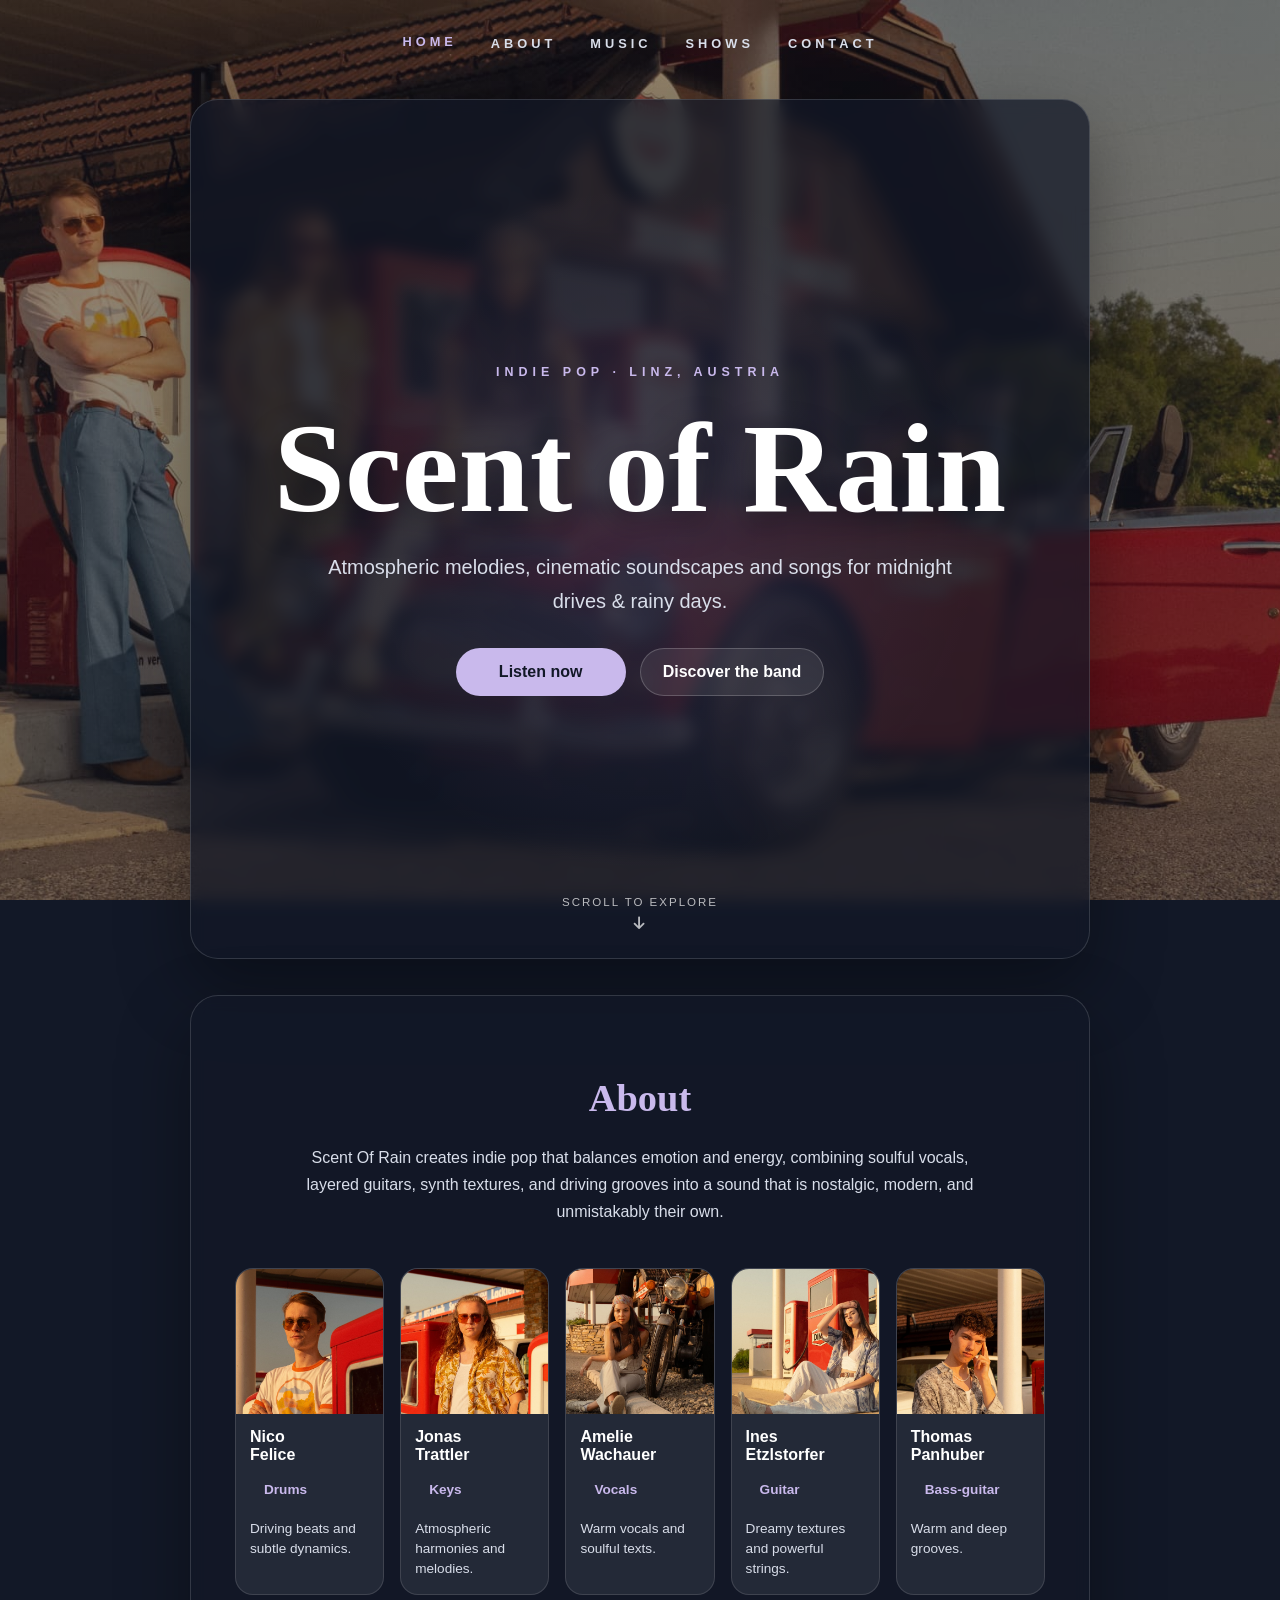
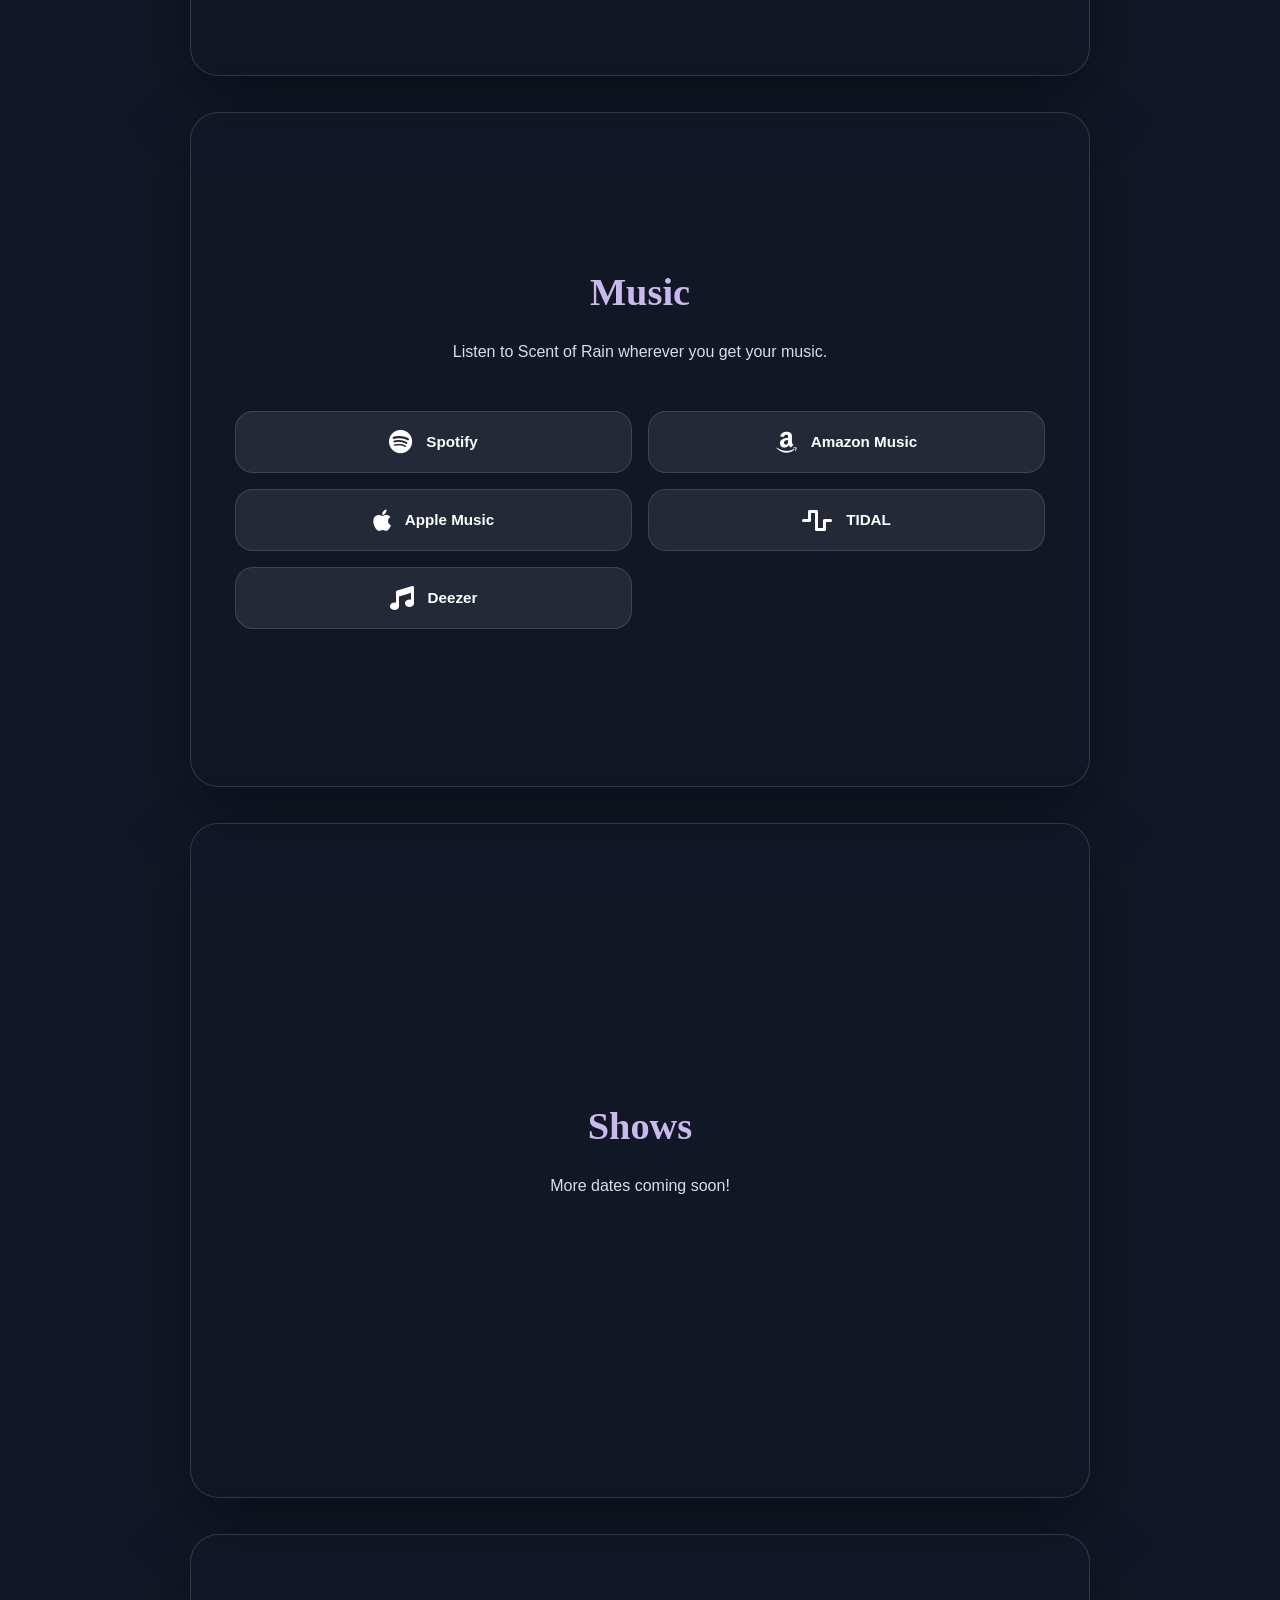
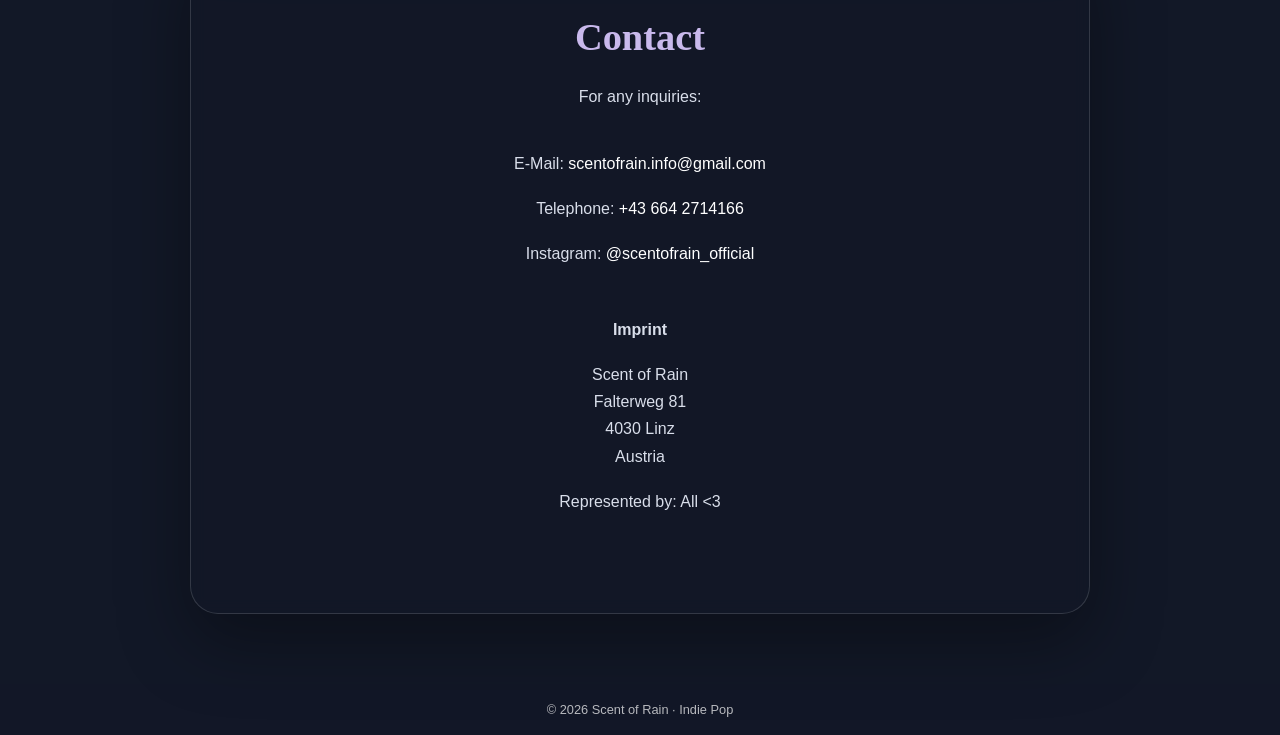
<file: index.html>
<!DOCTYPE html>
<html lang="de">
<head>
    <meta charset="UTF-8" />
    <meta name="google-site-verification" content="4d6FJwrasVdMUnf9k5YjwH8vOsAPtGU7nWEtgAFBRKQ" />
    <meta name="viewport" content="width=device-width, initial-scale=1.0" />
    <meta name="description" content="Scent of Rain is an indie pop band creating atmospheric melodies, cinematic soundscapes, and songs for midnight drives and rainy days." />
    <link rel="canonical" href="https://scentofrain.at/" />
    <meta property="og:title" content="Scent of Rain – Official Website" />
    <meta property="og:description" content="Indie pop band creating atmospheric melodies and cinematic soundscapes." />
    <meta property="og:url" content="https://scentofrain.at/" />
    <meta property="og:type" content="website" />
    <meta property="og:image" content="https://scentofrain.at/pictures/band.jpg" />
    <title>Scent of Rain – Official Website</title>
    <link rel="stylesheet" href="https://cdnjs.cloudflare.com/ajax/libs/font-awesome/6.7.2/css/all.min.css" />
    <link rel="stylesheet" href="css/style.css" />
</head>
<body>
<div class="page-background">
    <header>
        <nav>
            <a class="nav-link active" href="#home">Home</a>
            <a class="nav-link" href="#about">About</a>
            <a class="nav-link" href="#music">Music</a>
            <a class="nav-link" href="#shows">Shows</a>
            <a class="nav-link" href="#contact">Contact</a>
        </nav>
    </header>

    <main>
        <section id="home" class="page hero">
            <div class="hero-content">
                <p class="hero-kicker">INDIE POP · LINZ, AUSTRIA</p>
                <h1>Scent of Rain</h1>
                <p class="hero-subtitle">Atmospheric melodies, cinematic soundscapes and songs for midnight drives &amp; rainy days.</p>
                <div class="hero-actions">
                    <a class="hero-button primary" href="#music">Listen now</a>
                    <a class="hero-button secondary" href="#about">Discover the band</a>
                </div>
            </div>
            <a class="scroll-indicator" href="#about" aria-label="Scroll to About">
                <span>Scroll to explore</span>
                <i class="fa-solid fa-arrow-down"></i>
            </a>
        </section>

        <section id="about" class="page">
            <h2>About</h2>
            <p>Scent Of Rain creates indie pop that balances emotion and energy, combining soulful vocals, layered guitars, synth textures, and driving grooves into a sound that is nostalgic, modern, and unmistakably their own.</p>

            <div class="members">
                <article class="member">
                    <img src="pictures/drums.jpg" alt="Drums" />
                    <div>
                        <h3>Nico<br />Felice</h3>
                        <div class="role">Drums</div>
                        <p>Driving beats and subtle dynamics.</p>
                    </div>
                </article>

                <article class="member">
                    <img src="pictures/keys.jpg" alt="Keys" />
                    <div>
                        <h3>Jonas<br />Trattler</h3>
                        <div class="role">Keys</div>
                        <p>Atmospheric harmonies and melodies.</p>
                    </div>
                </article>

                <article class="member">
                    <img src="pictures/vocals.jpg" alt="Vocals" />
                    <div>
                        <h3>Amelie Wachauer</h3>
                        <div class="role">Vocals</div>
                        <p>Warm vocals and soulful texts.</p>
                    </div>
                </article>

                <article class="member">
                    <img src="pictures/guitar.jpg" alt="Guitar" />
                    <div>
                        <h3>Ines<br />Etzlstorfer</h3>
                        <div class="role">Guitar</div>
                        <p>Dreamy textures and powerful strings.</p>
                    </div>
                </article>

                <article class="member">
                    <img src="pictures/bass.jpg" alt="Bass-guitar" />
                    <div>
                        <h3>Thomas Panhuber</h3>
                        <div class="role">Bass-guitar</div>
                        <p>Warm and deep grooves.</p>
                    </div>
                </article>
            </div>
        </section>

        <section id="music" class="page">
            <h2>Music</h2>
            <p>Listen to Scent of Rain wherever you get your music.</p>

            <div class="music-links">
                <a href="https://open.spotify.com/artist/0TeNANcfiqPIAOrKyXf2Ic?si=tCQVInTzT82_SV493lacVw" target="_blank" rel="noopener noreferrer" class="music-link">
                    <i class="fa-brands fa-spotify"></i>
                    <span>Spotify</span>
                </a>

                <a href="AMAZON-MUSIC-LINK" target="_blank" rel="noopener noreferrer" class="music-link">
                    <i class="fa-brands fa-amazon"></i>
                    <span>Amazon Music</span>
                </a>

                <a href="APPLE-MUSIC-LINK" target="_blank" rel="noopener noreferrer" class="music-link">
                    <i class="fa-brands fa-apple"></i>
                    <span>Apple Music</span>
                </a>

                <a href="TIDAL-LINK" target="_blank" rel="noopener noreferrer" class="music-link">
                    <i class="fa-solid fa-wave-square"></i>
                    <span>TIDAL</span>
                </a>

                <a href="DEEZER-LINK" target="_blank" rel="noopener noreferrer" class="music-link">
                    <i class="fa-solid fa-music"></i>
                    <span>Deezer</span>
                </a>

                <!-- Activate when Bandcamp is available
                <a href="BANDCAMP-LINK" target="_blank" rel="noopener noreferrer" class="music-link">
                    <i class="fa-brands fa-bandcamp"></i>
                    <span>Bandcamp</span>
                </a>
                -->
            </div>
        </section>

        <section id="shows" class="page">
            <h2>Shows</h2>
            <p>More dates coming soon!</p>

            <!--
            <p>Our next gigs:</p>
            <div class="concerts">
                <article class="concert">
                    <div class="date">23. Juli 2026</div>
                    <div>
                        <h3>Hemingway's Cocktail & Music Bar</h3>
                        <p>Single Gig · Start 19:30 Uhr</p>
                    </div>
                </article>

                <article class="concert">
                    <div class="date">24. Dezember 2026</div>
                    <div>
                        <h3>Christkindlmarkt Perg</h3>
                        <p>Christmas Jazz Gig · Start 20:00 Uhr</p>
                    </div>
                </article>

                <article class="concert">
                    <div class="date">29. Mai 2027</div>
                    <div>
                        <h3>Bubble Days Linz</h3>
                        <p>Festivalshow · Start 18:45 Uhr</p>
                    </div>
                </article>
            </div>
            -->
        </section>

        <section id="contact" class="page">
            <h2>Contact</h2>
            <p>For any inquiries:</p>

            <div class="contact-list">
                <p>E-Mail: <a href="mailto:scentofrain.info@gmail.com">scentofrain.info@gmail.com</a></p>
                <p>Telephone: <a href="tel:+436642714166">+43 664 2714166</a></p>
                <p>Instagram: <a href="https://www.instagram.com/scentofrain_official" target="_blank" rel="noopener noreferrer">@scentofrain_official</a></p>
                <br />
                <p><strong>Imprint</strong></p>
                <p>Scent of Rain<br />Falterweg 81<br />4030 Linz<br />Austria</p>
                <p>Represented by: All &lt;3</p>
            </div>
        </section>
    </main>

    <footer>
        © 2026 Scent of Rain · Indie Pop
    </footer>
</div>

<script src="js/main.js"></script>
</body>
</html>
</file>
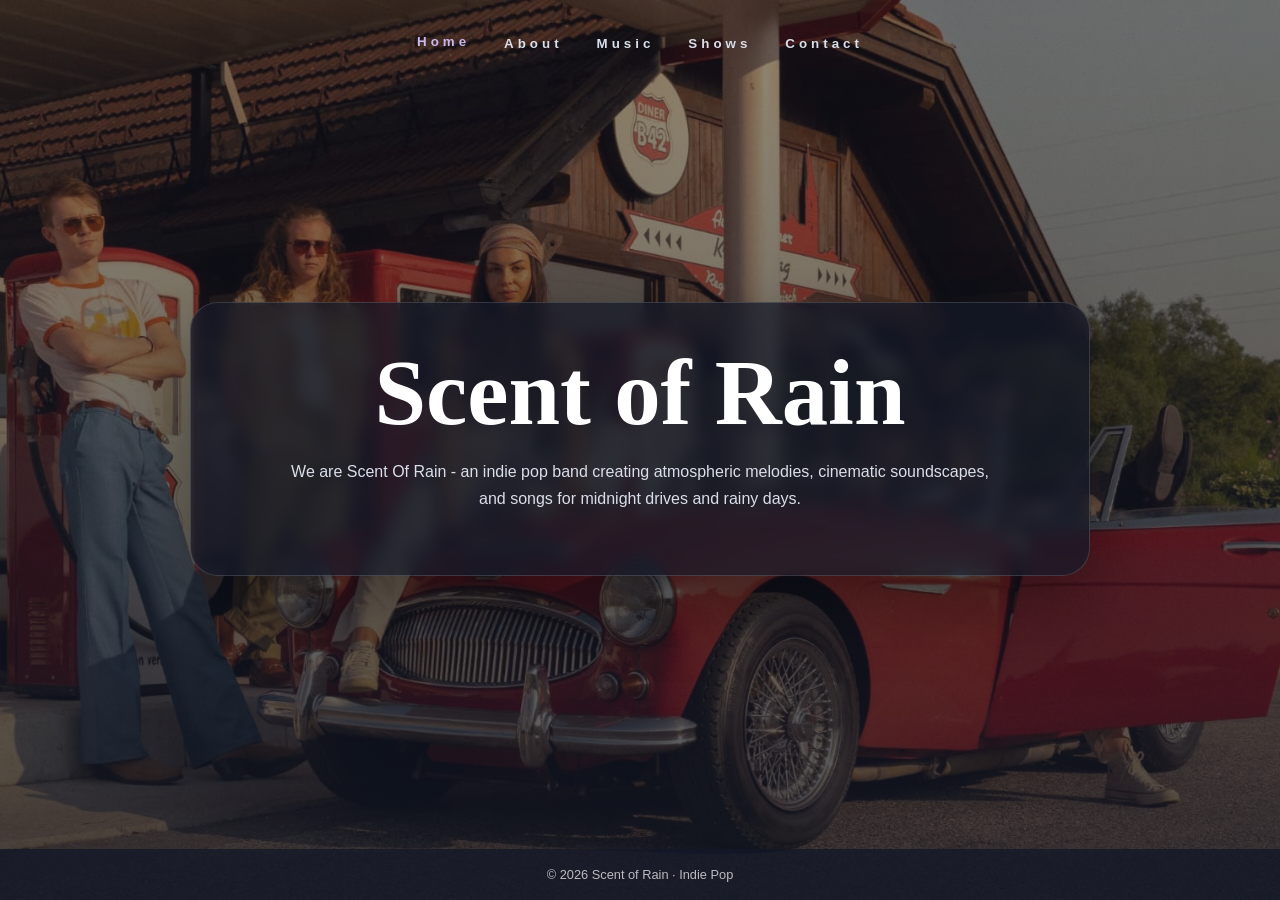
<file: ScentOfRain/index.html>
<!DOCTYPE html>
<html lang="de">
<head>
    <meta charset="UTF-8" />
    <meta name="viewport" content="width=device-width, initial-scale=1.0" />
    <title>Scent of Rain | Indie Pop</title>
    <style>
        :root {
          --dark: #121827;
          --dark-transparent: rgba(18, 24, 39, 0.72);
          --blue: #314c7a;
          --purple: #8d74b8;
          --light-purple: #c9b9ec;
          --grey: #d9deea;
          --white: #ffffff;
        }

        * {
          box-sizing: border-box;
          margin: 0;
          padding: 0;
        }

        body {
          min-height: 100vh;
          font-family: Arial, Helvetica, sans-serif;
          color: var(--white);
          background: var(--dark);
          overflow-x: hidden;
        }

        .page-background {
          min-height: 100vh;
          background:
            linear-gradient(rgba(18, 24, 39, 0.45), rgba(18, 24, 39, 0.75)),
            url("pictures/band.jpg") center/cover no-repeat;
          display: flex;
          flex-direction: column;
        }

        header {
          width: 100%;
          padding: 28px 24px 0;
        }

        nav {
          display: flex;
          justify-content: center;
          align-items: center;
          gap: 34px;
          letter-spacing: 4px;
          font-size: 0.8rem;
          font-weight: 700;
          text-transform: uppercase;
        }

        nav button {
          background: none;
          border: none;
          color: var(--grey);
          cursor: pointer;
          letter-spacing: 4px;
          font-weight: 700;
          padding: 8px 0;
          transition: color 0.2s ease, transform 0.2s ease;
        }

        nav button:hover,
        nav button.active {
          color: var(--light-purple);
          transform: translateY(-2px);
        }

        main {
          flex: 1;
          display: flex;
          justify-content: center;
          align-items: center;
          padding: 40px 24px 70px;
          text-align: center;
        }

        .content-box {
          width: min(900px, 100%);
          padding: 44px;
          border-radius: 28px;
          background: var(--dark-transparent);
          backdrop-filter: blur(8px);
          box-shadow: 0 28px 70px rgba(0, 0, 0, 0.35);
          border: 1px solid rgba(255, 255, 255, 0.14);
        }

        .page {
          display: none;
          animation: fadeIn 0.35s ease;
        }

        .page.active {
          display: block;
        }

        @keyframes fadeIn {
          from {
            opacity: 0;
            transform: translateY(8px);
          }
          to {
            opacity: 1;
            transform: translateY(0);
          }
        }

        h1 {
          font-size: clamp(3rem, 8vw, 5.8rem);
          line-height: 1;
          margin-bottom: 18px;
          font-family: Georgia, "Times New Roman", serif;
        }

        h2 {
          font-size: 2.4rem;
          margin-bottom: 24px;
          font-family: Georgia, "Times New Roman", serif;
          color: var(--light-purple);
        }

        p {
          color: var(--grey);
          max-width: 700px;
          margin: 0 auto 18px;
          line-height: 1.7;
        }

        .concerts {
          display: grid;
          gap: 16px;
          text-align: left;
          margin-top: 24px;
        }

        .concert {
          display: grid;
          grid-template-columns: 110px 1fr;
          gap: 18px;
          align-items: center;
          padding: 18px;
          border-radius: 18px;
          background: rgba(255, 255, 255, 0.08);
          border: 1px solid rgba(255, 255, 255, 0.12);
        }

        .date {
          color: var(--light-purple);
          font-weight: 800;
          text-transform: uppercase;
        }

        .members {
          display: grid;
          grid-template-columns: repeat(5, 1fr);
          gap: 16px;
          margin-top: 24px;
        }

        .member {
          background: rgba(255, 255, 255, 0.08);
          border-radius: 18px;
          overflow: hidden;
          border: 1px solid rgba(255, 255, 255, 0.12);
          text-align: left;
        }

        .member img {
          width: 100%;
          height: 145px;
          object-fit: cover;
          display: block;
          background: #6c7484;
        }

        .member div {
          padding: 14px;
        }

        .member h3 {
          margin-bottom: 4px;
          font-size: 1rem;
        }

        .member .role {
          color: var(--light-purple);
          font-size: 0.85rem;
          font-weight: 700;
          margin-bottom: 8px;
        }

        .member p {
          margin: 0;
          font-size: 0.85rem;
          line-height: 1.5;
        }

        .contact-list {
          margin-top: 22px;
          color: var(--grey);
          line-height: 1.9;
        }

        .contact-list a {
          color: var(--white);
          text-decoration: none;
        }

        .contact-list a:hover {
          color: var(--light-purple);
        }

        footer {
          padding: 18px 24px;
          text-align: center;
          font-size: 0.8rem;
          color: rgba(255, 255, 255, 0.7);
          background: rgba(18, 24, 39, 0.78);
        }

        @media (max-width: 900px) {
          .members {
            grid-template-columns: repeat(2, 1fr);
          }
        }

        @media (max-width: 650px) {
          nav {
            flex-wrap: wrap;
            gap: 18px;
            letter-spacing: 2px;
          }

          nav button {
            letter-spacing: 2px;
          }

          .content-box {
            padding: 28px 20px;
          }

          .concert {
            grid-template-columns: 1fr;
          }

          .members {
            grid-template-columns: 1fr;
          }
        }
    </style>
</head>
<body>
<div class="page-background">
    <header>
        <nav>
            <button class="nav-button active" data-page="home">Home</button>
            <button class="nav-button" data-page="about">About</button>
            <button class="nav-button" data-page="music">Music</button>
            <button class="nav-button" data-page="shows">Shows</button>
            <button class="nav-button" data-page="contact">Contact</button>
        </nav>
    </header>

    <main>
        <div class="content-box">
            <section id="home" class="page active">
                <h1>Scent of Rain</h1>
                <p>We are Scent Of Rain - an indie pop band creating atmospheric melodies, cinematic soundscapes, and songs for midnight drives and rainy days.</p>
            </section>

            <section id="about" class="page">
                <h2>About</h2>
                <p>Scent Of Rain creates indie pop that balances emotion and energy, combining soulful vocals, layered guitars, synth textures, and driving grooves into a sound that is nostalgic, modern, and unmistakably their own.</p>

                <div class="members">
                    <article class="member">
                        <img src="pictures/drums.jpg" alt="Drums" />
                        <div>
                            <h3>Nico<br />Felice</h3>
                            <div class="role">Drums</div>
                            <p>Driving beats and subtle dynamics.</p>
                        </div>
                    </article>

                    <article class="member">
                        <img src="pictures/keys.jpg" alt="Keys" />
                        <div>
                            <h3>Jonas<br />Trattler</h3>
                            <div class="role">Keys</div>
                            <p>Atmospheric harmonies and melodies.</p>
                        </div>
                    </article>

                    <article class="member">
                        <img src="pictures/vocals.jpg" alt="Vocals" />
                        <div>
                            <h3>Amelie Wachauer</h3>
                            <div class="role">Vocals</div>
                            <p>Warm vocals and soulful texts.</p>
                        </div>
                    </article>

                    <article class="member">
                        <img src="pictures/guitar.jpg" alt="Guitar" />
                        <div>
                            <h3>Ines<br />Etzlstorfer</h3>
                            <div class="role">Guitar</div>
                            <p>Dreamy textures and powerful strings.</p>
                        </div>
                    </article>

                    <article class="member">
                        <img src="pictures/bass.jpg" alt="Bass-guitar" />
                        <div>
                            <h3>Thomas Panhuber</h3>
                            <div class="role">Bass-guitar</div>
                            <p>Warm and deep grooves.</p>
                        </div>
                    </article>
                </div>
            </section>

            <section id="music" class="page">
                <h2>Music</h2>
                <p>Recording in process.</p>
                <!--<p>Links to Spotify, YouTube, SoundCloud, ....</p>
                <p>For example: a new single, ep or music video.</p> -->
            </section>

            <section id="shows" class="page">
                <h2>Shows</h2>
                <p>More dates coming soon!</p>

                <!--
                <p>Our next gigs:</p>

                <div class="concerts">
                    <article class="concert">
                        <div class="date">23. Juli 2026</div>
                        <div>
                            <h3>Hemingway's Cocktail & Music Bar</h3>
                            <p>Single Gig · Start 19:30 Uhr</p>
                        </div>
                    </article>

                    <article class="concert">
                        <div class="date">24. Dezember 2026</div>
                        <div>
                            <h3>Christkindlmarkt Perg</h3>
                            <p>Christmas Jazz Gig · Start 20:00 Uhr</p>
                        </div>
                    </article>

                    <article class="concert">
                        <div class="date">29. Mai 2027</div>
                        <div>
                            <h3>Bubble Days Linz</h3>
                            <p>Festivalshow · Start 18:45 Uhr</p>
                        </div>
                    </article>
                </div> -->
            </section>

            <section id="contact" class="page">
                <h2>Contact</h2>
                <p>For any inquiries:</p>

                <div class="contact-list">
                    <p>E-Mail:<a href="mailto:scentofrain.info@gmail.com">scentofrain.info@gmail.com</a></p>
                    <p>Telephone: <a href="tel:+436642714166">+43 664 2714166</a></p>
                    <p>Instagram: <a href="https://www.instagram.com/scentofrain_official" target="_blank" rel="noopener noreferrer">@scentofrain_official</a></p>
                    <br />
                    <p><strong>Imprint</strong></p>
                    <p>Scent of Rain<br />Falterweg 81<br />4030 Linz<br />Austria</p>
                    <p>Represented by: All <3</p>
                </div>
            </section>
        </div>
    </main>

    <footer>
        © 2026 Scent of Rain · Indie Pop
    </footer>
</div>

<script>
    const buttons = document.querySelectorAll(".nav-button");
    const pages = document.querySelectorAll(".page");

    buttons.forEach((button) => {
      button.addEventListener("click", () => {
        const pageId = button.dataset.page;
        const targetPage = document.getElementById(pageId);

        if (!targetPage) return;

        buttons.forEach((btn) => btn.classList.remove("active"));
        pages.forEach((page) => page.classList.remove("active"));

        button.classList.add("active");
        document.getElementById(pageId).classList.add("active");
      });
    });
</script>
</body>
</html>
</file>
<file: css/style.css>
:root {
  --dark: #121827;
  --dark-transparent: rgba(18, 24, 39, 0.72);
  --blue: #314c7a;
  --purple: #8d74b8;
  --light-purple: #c9b9ec;
  --grey: #d9deea;
  --white: #ffffff;
}

* {
  box-sizing: border-box;
  margin: 0;
  padding: 0;
}

html {
  scroll-behavior: smooth;
}

body {
  min-height: 100vh;
  font-family: Arial, Helvetica, sans-serif;
  color: var(--white);
  background: var(--dark);
  overflow-x: hidden;
}

.page-background {
  min-height: 100vh;
  background:
    linear-gradient(rgba(18, 24, 39, 0.45), rgba(18, 24, 39, 0.75)),
    url("../pictures/band.jpg") center/cover fixed no-repeat;
  display: flex;
  flex-direction: column;
}

header {
  width: 100%;
  padding: 28px 24px 0;
  position: sticky;
  top: 0;
  z-index: 100;
}

nav {
  display: flex;
  justify-content: center;
  align-items: center;
  gap: 34px;
  letter-spacing: 4px;
  font-size: 0.8rem;
  font-weight: 700;
  text-transform: uppercase;
}

nav a {
  color: var(--grey);
  text-decoration: none;
  letter-spacing: 4px;
  font-weight: 700;
  padding: 8px 0;
  transition: color 0.2s ease, transform 0.2s ease;
}

nav a:hover,
nav a.active {
  color: var(--light-purple);
  transform: translateY(-2px);
}

main {
  width: 100%;
  padding: 40px 24px 70px;
}

.page {
  width: min(900px, 100%);
  margin: 0 auto 36px;
  min-height: 75vh;
  padding: 80px 44px;
  display: flex;
  flex-direction: column;
  justify-content: center;
  text-align: center;
  scroll-margin-top: 100px;
  background: var(--dark-transparent);
  backdrop-filter: blur(8px);
  box-shadow: 0 28px 70px rgba(0, 0, 0, 0.35);
  border: 1px solid rgba(255, 255, 255, 0.14);
  border-radius: 28px;
}

.page:last-child {
  margin-bottom: 0;
}

.page h1,
.page h2 {
  font-family: Georgia, "Times New Roman", serif;
}

.page h1 {
  font-size: clamp(3rem, 8vw, 5.8rem);
  line-height: 1;
  margin-bottom: 18px;
}

.page h2 {
  font-size: 2.4rem;
  margin-bottom: 24px;
  color: var(--light-purple);
}

.page p {
  color: var(--grey);
  max-width: 700px;
  margin: 0 auto 18px;
  line-height: 1.7;
}

/* Hero */
.hero {
  min-height: calc(100vh - 40px);
  position: relative;
  overflow: hidden;
}

.hero::before {
  content: "";
  position: absolute;
  inset: 0;
  background: radial-gradient(circle at center, rgba(141, 116, 184, 0.16), transparent 55%);
  pointer-events: none;
}

.hero-content {
  position: relative;
  z-index: 1;
  animation: heroFadeUp 1s ease both;
}

.hero-kicker {
  color: var(--light-purple) !important;
  font-size: 0.78rem;
  font-weight: 800;
  letter-spacing: 5px;
  margin-bottom: 20px !important;
}

.hero h1 {
  font-size: clamp(4rem, 11vw, 8rem);
  text-shadow: 0 10px 35px rgba(0, 0, 0, 0.4);
}

.hero-subtitle {
  font-size: clamp(1rem, 2vw, 1.25rem);
  max-width: 650px !important;
  margin-bottom: 30px !important;
}

.hero-actions {
  display: flex;
  justify-content: center;
  flex-wrap: wrap;
  gap: 14px;
}

.hero-button {
  display: inline-flex;
  align-items: center;
  justify-content: center;
  min-width: 170px;
  padding: 14px 22px;
  border-radius: 999px;
  text-decoration: none;
  font-weight: 800;
  transition: transform 0.25s ease, background 0.25s ease, color 0.25s ease, border-color 0.25s ease;
}

.hero-button.primary {
  color: var(--dark);
  background: var(--light-purple);
}

.hero-button.secondary {
  color: var(--white);
  background: rgba(255, 255, 255, 0.08);
  border: 1px solid rgba(255, 255, 255, 0.2);
}

.hero-button:hover {
  transform: translateY(-4px);
}

.hero-button.primary:hover {
  background: var(--white);
}

.hero-button.secondary:hover {
  background: rgba(255, 255, 255, 0.15);
  border-color: rgba(255, 255, 255, 0.35);
}

.scroll-indicator {
  position: absolute;
  bottom: 28px;
  left: 50%;
  transform: translateX(-50%);
  display: flex;
  flex-direction: column;
  align-items: center;
  gap: 8px;
  color: rgba(255, 255, 255, 0.7);
  text-decoration: none;
  font-size: 0.72rem;
  letter-spacing: 2px;
  text-transform: uppercase;
  animation: floatDown 2s ease-in-out infinite;
}

.scroll-indicator i {
  font-size: 0.9rem;
}

@keyframes heroFadeUp {
  from {
    opacity: 0;
    transform: translateY(30px);
  }
  to {
    opacity: 1;
    transform: translateY(0);
  }
}

@keyframes floatDown {
  0%, 100% { transform: translate(-50%, 0); }
  50% { transform: translate(-50%, 7px); }
}

.concerts {
  display: grid;
  gap: 16px;
  text-align: left;
  margin-top: 24px;
}

.concert {
  display: grid;
  grid-template-columns: 110px 1fr;
  gap: 18px;
  align-items: center;
  padding: 18px;
  border-radius: 18px;
  background: rgba(255, 255, 255, 0.08);
  border: 1px solid rgba(255, 255, 255, 0.12);
}

.date {
  color: var(--light-purple);
  font-weight: 800;
  text-transform: uppercase;
}

.members {
  display: grid;
  grid-template-columns: repeat(5, 1fr);
  gap: 16px;
  margin-top: 24px;
}

.member {
  background: rgba(255, 255, 255, 0.08);
  border-radius: 18px;
  overflow: hidden;
  border: 1px solid rgba(255, 255, 255, 0.12);
  text-align: left;
}

.member img {
  width: 100%;
  height: 145px;
  object-fit: cover;
  display: block;
  background: #6c7484;
}

.member div {
  padding: 14px;
}

.member h3 {
  margin-bottom: 4px;
  font-size: 1rem;
}

.member .role {
  color: var(--light-purple);
  font-size: 0.85rem;
  font-weight: 700;
  margin-bottom: 8px;
}

.member p {
  margin: 0;
  font-size: 0.85rem;
  line-height: 1.5;
}

.music-links {
  display: grid;
  grid-template-columns: repeat(2, 1fr);
  gap: 16px;
  margin-top: 28px;
}

.music-link {
  display: flex;
  align-items: center;
  justify-content: center;
  gap: 14px;
  padding: 18px 20px;
  border-radius: 18px;
  color: var(--white);
  text-decoration: none;
  background: rgba(255, 255, 255, 0.08);
  border: 1px solid rgba(255, 255, 255, 0.12);
  transition: color 0.2s ease, background 0.2s ease, border-color 0.2s ease, transform 0.2s ease;
}

.music-link i {
  font-size: 1.5rem;
}

.music-link span {
  font-weight: 700;
  font-size: 0.95rem;
}

.music-link:hover {
  color: var(--light-purple);
  background: rgba(255, 255, 255, 0.12);
  border-color: rgba(255, 255, 255, 0.22);
  transform: translateY(-2px);
}

.contact-list {
  margin-top: 22px;
  color: var(--grey);
  line-height: 1.9;
}

.contact-list a {
  color: var(--white);
  text-decoration: none;
}

.contact-list a:hover {
  color: var(--light-purple);
}

footer {
  padding: 18px 24px;
  text-align: center;
  font-size: 0.8rem;
  color: rgba(255, 255, 255, 0.7);
  background: rgba(18, 24, 39, 0.78);
}

@media (max-width: 900px) {
  .members {
    grid-template-columns: repeat(2, 1fr);
  }
}

@media (max-width: 650px) {
  header {
    padding: 18px 14px 0;
  }

  nav {
    flex-wrap: wrap;
    gap: 14px 18px;
    letter-spacing: 2px;
  }

  nav a {
    letter-spacing: 2px;
  }

  main {
    padding: 28px 14px 50px;
  }

  .page {
    min-height: 78vh;
    padding: 56px 20px;
    scroll-margin-top: 130px;
  }

  .hero {
    min-height: calc(100vh - 28px);
  }

  .hero-kicker {
    letter-spacing: 3px;
  }

  .hero-actions {
    flex-direction: column;
    align-items: center;
  }

  .hero-button {
    width: min(280px, 100%);
  }

  .scroll-indicator {
    bottom: 20px;
  }

  .concert {
    grid-template-columns: 1fr;
  }

  .members {
    grid-template-columns: 1fr;
  }

  .music-links {
    grid-template-columns: 1fr;
  }
}
</file>
